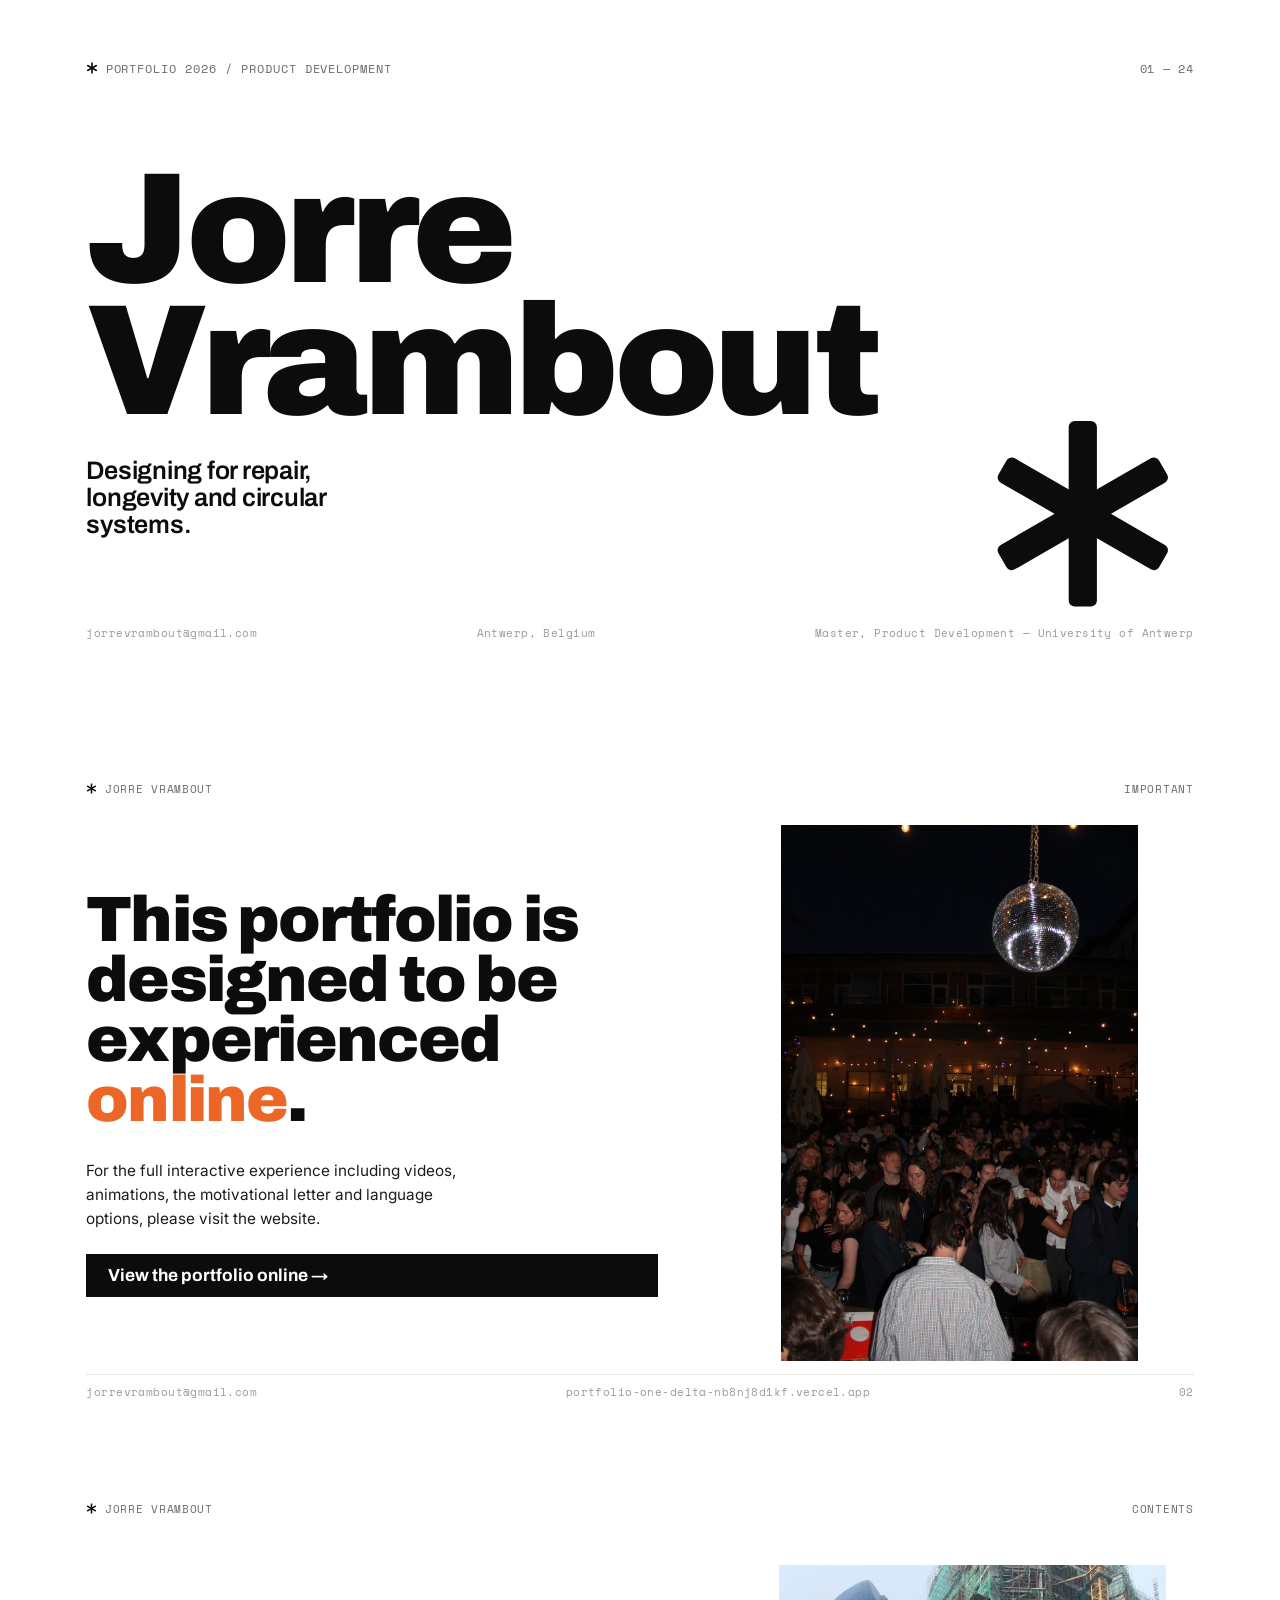
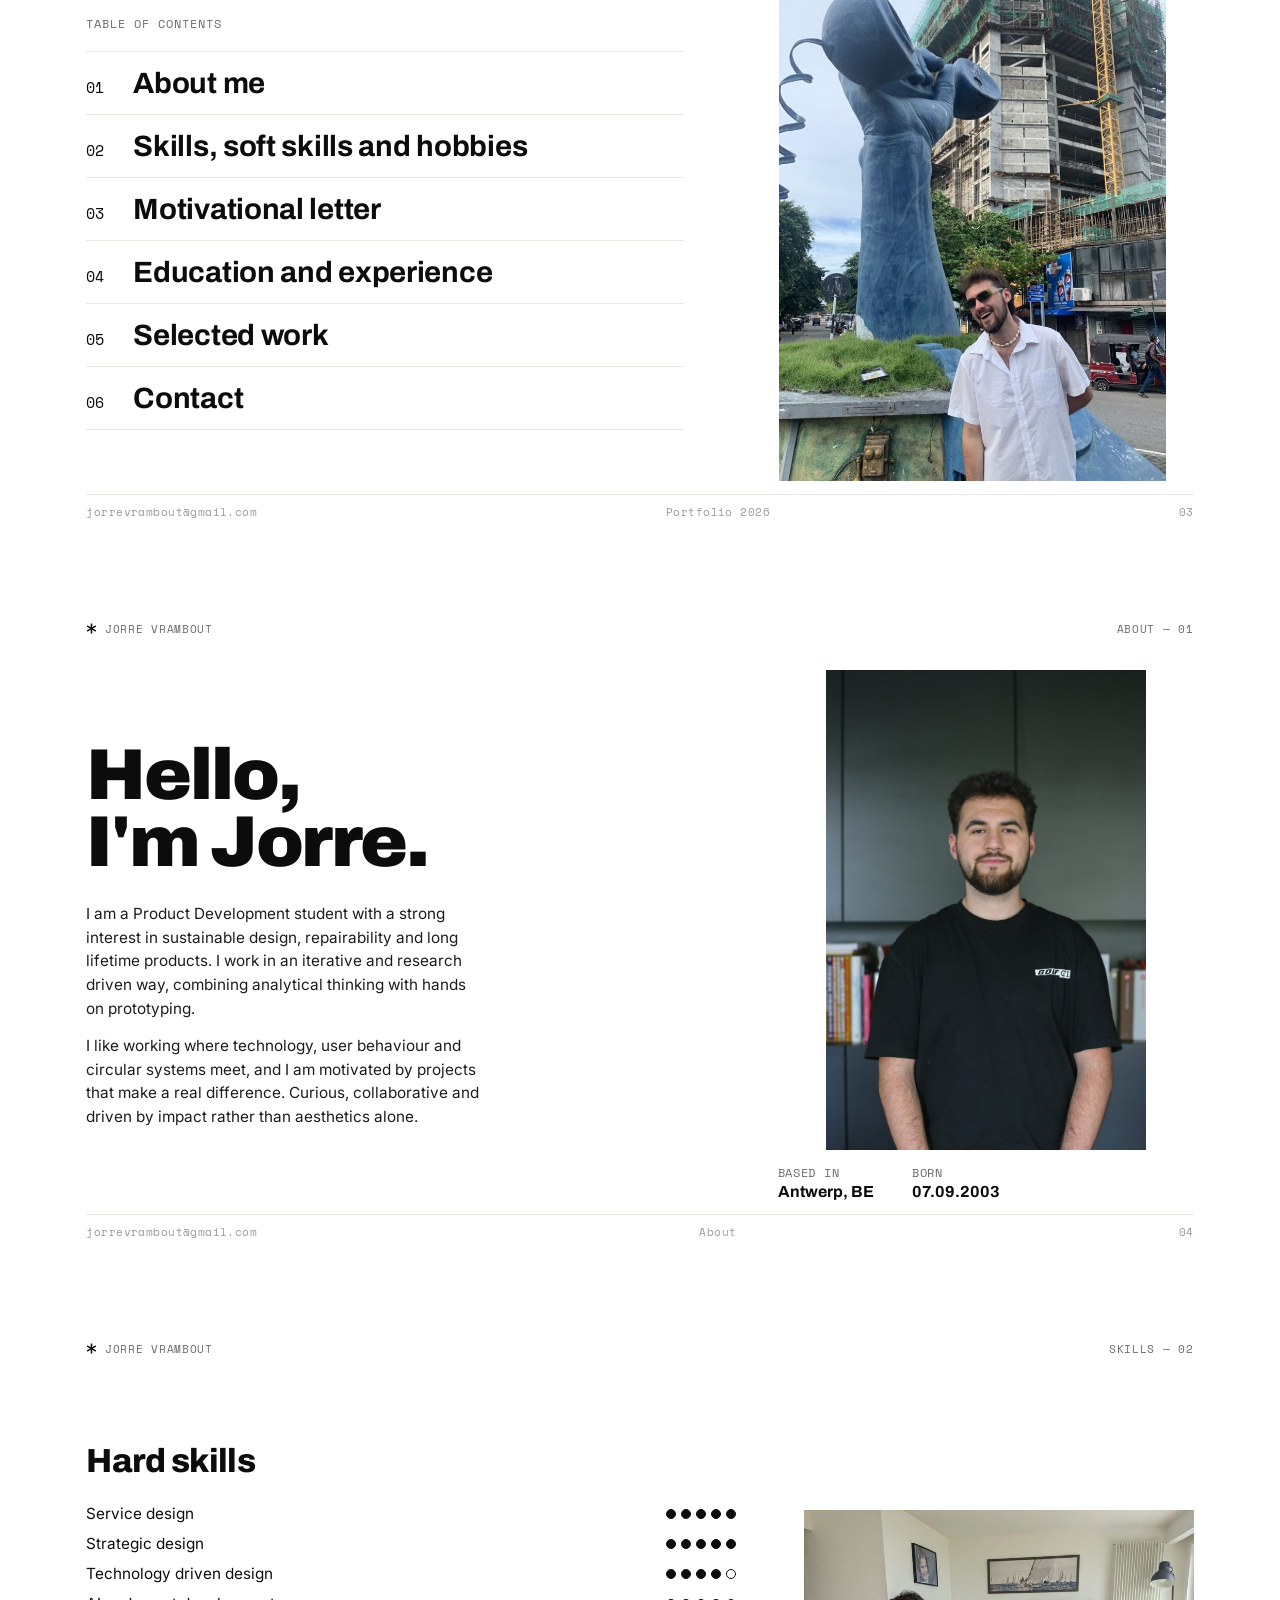
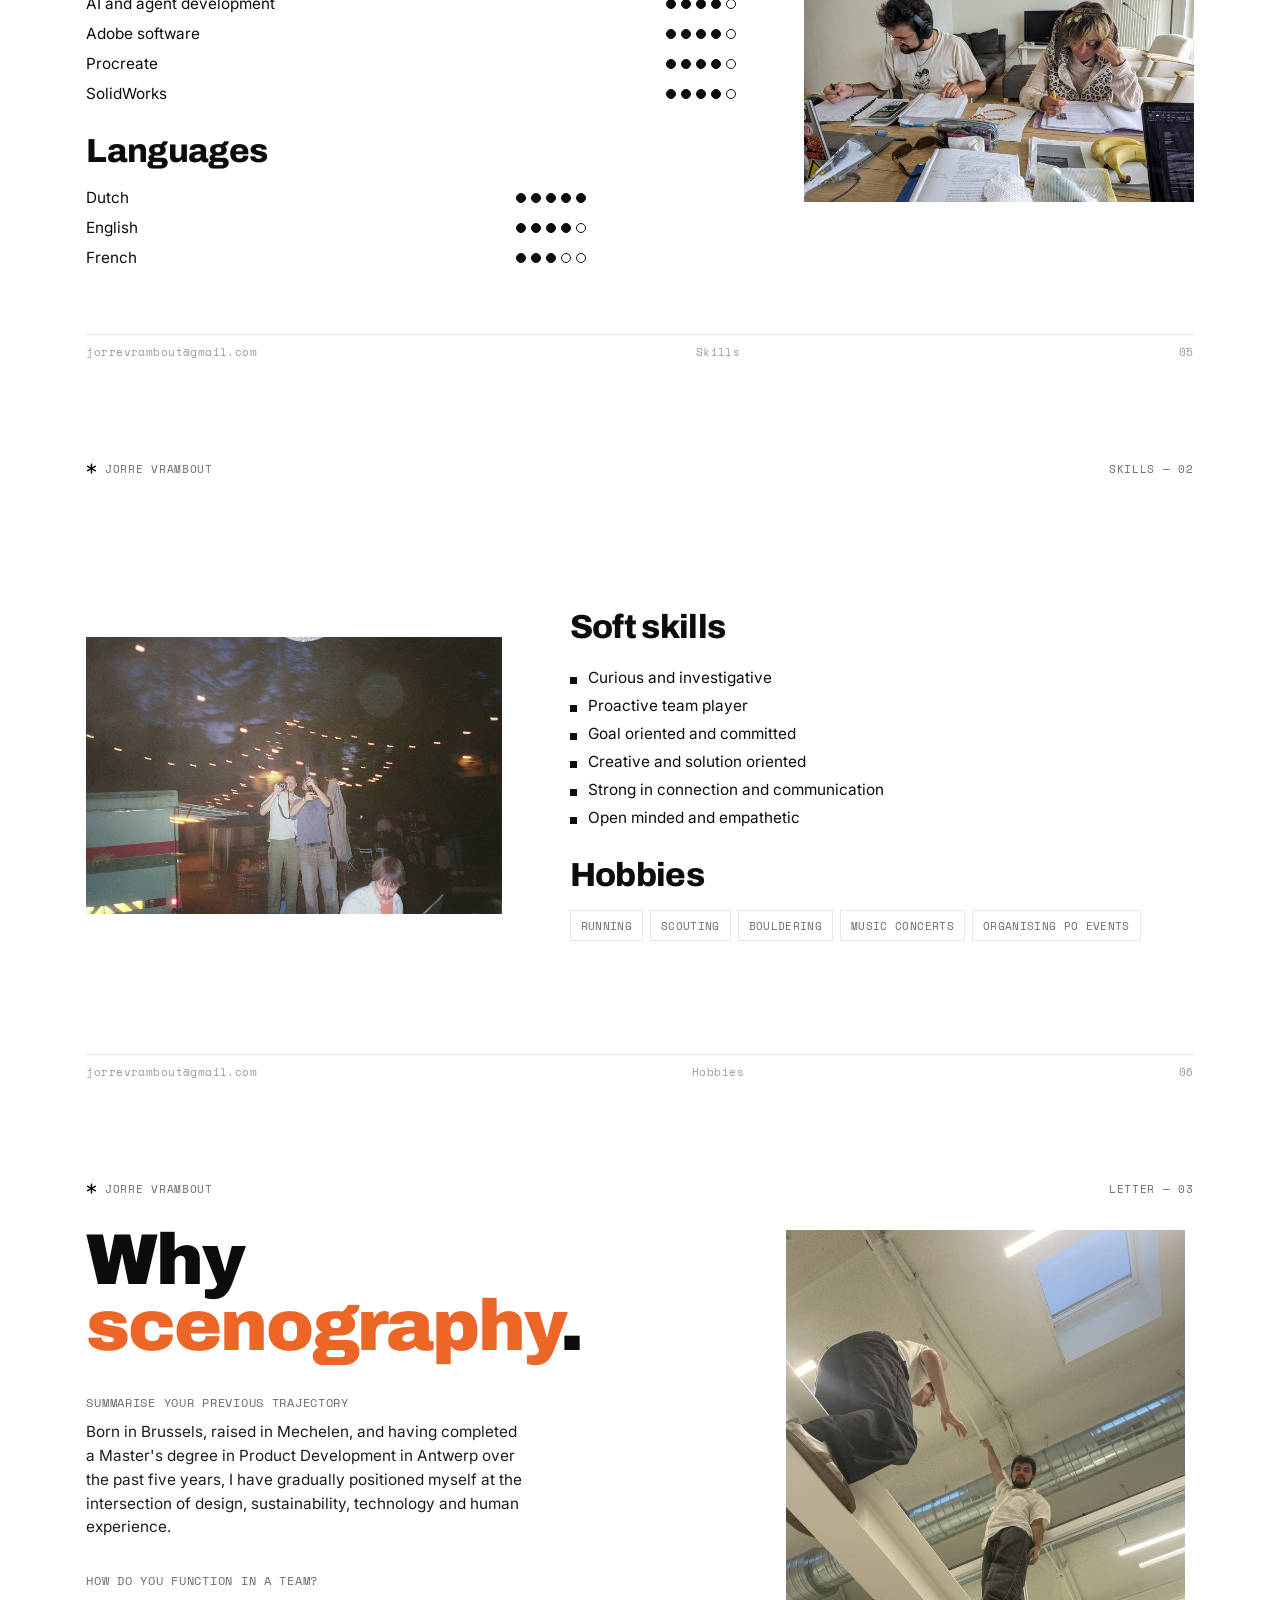
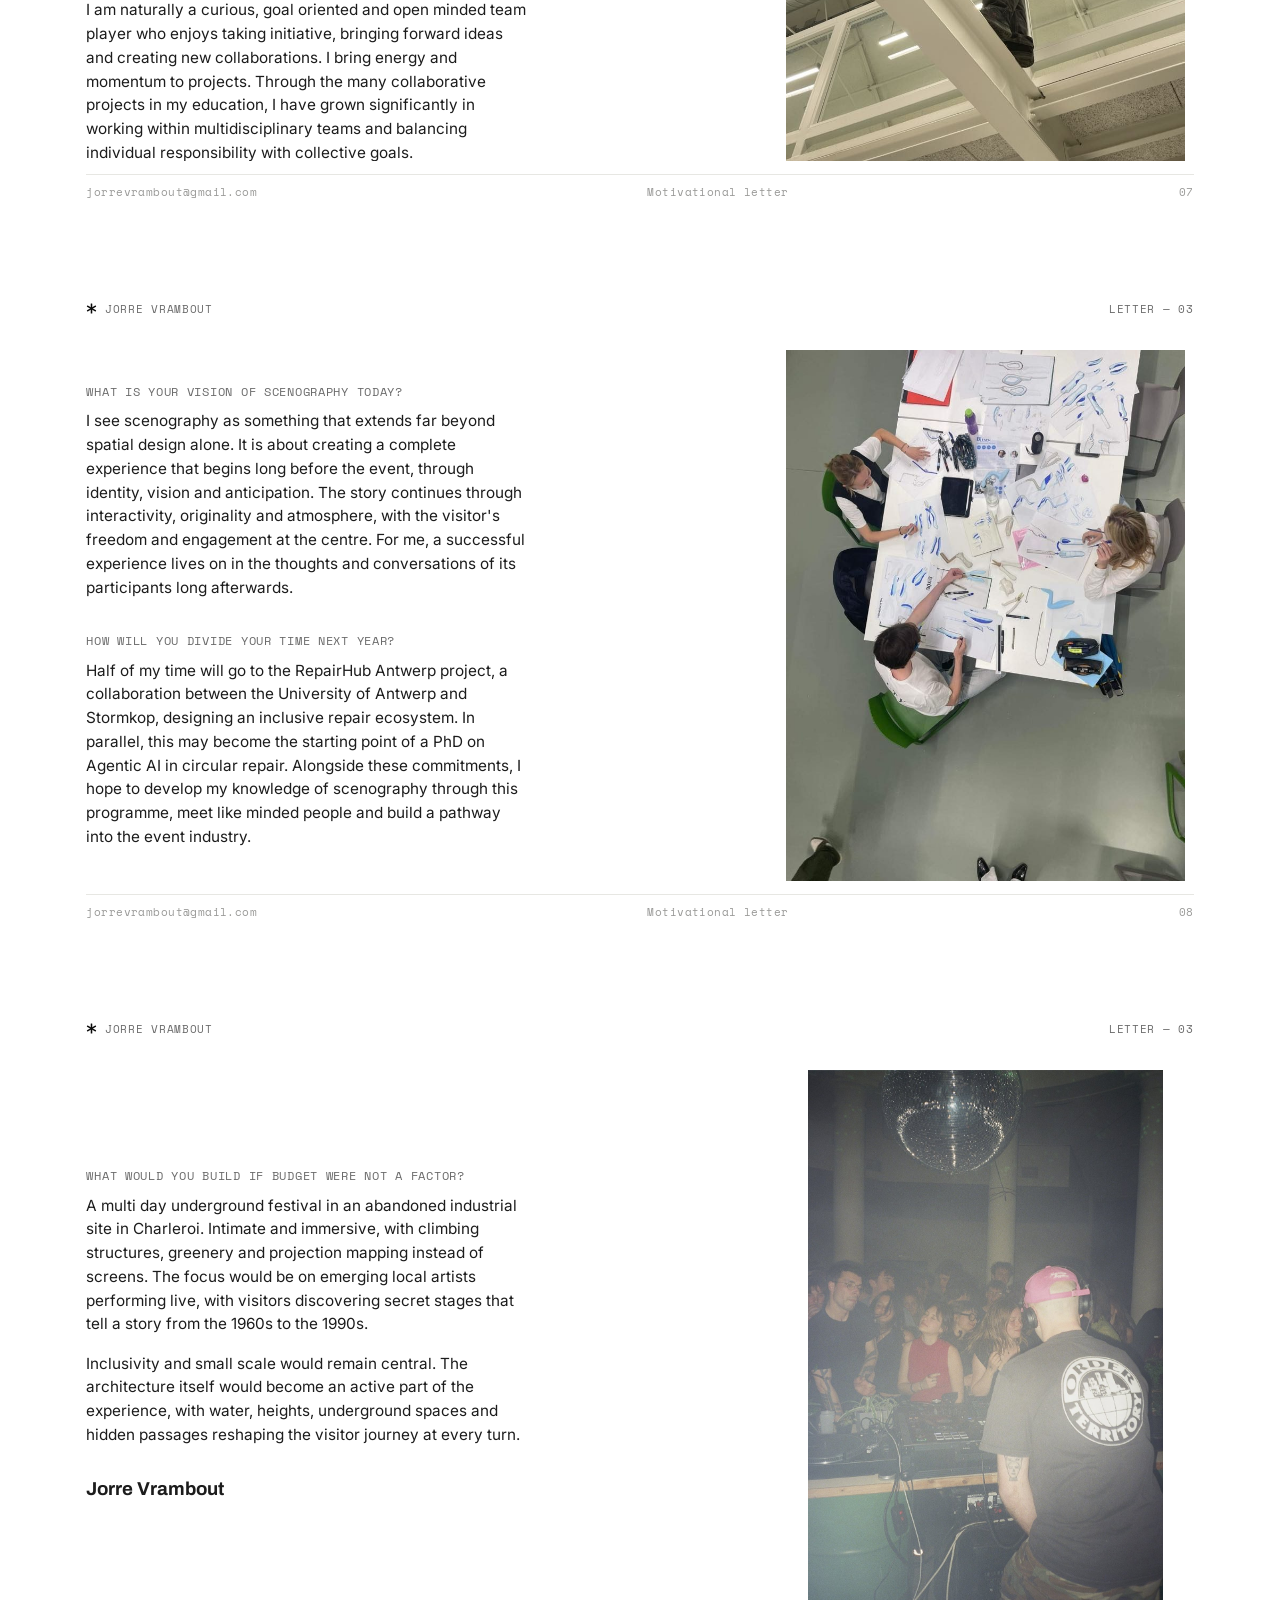
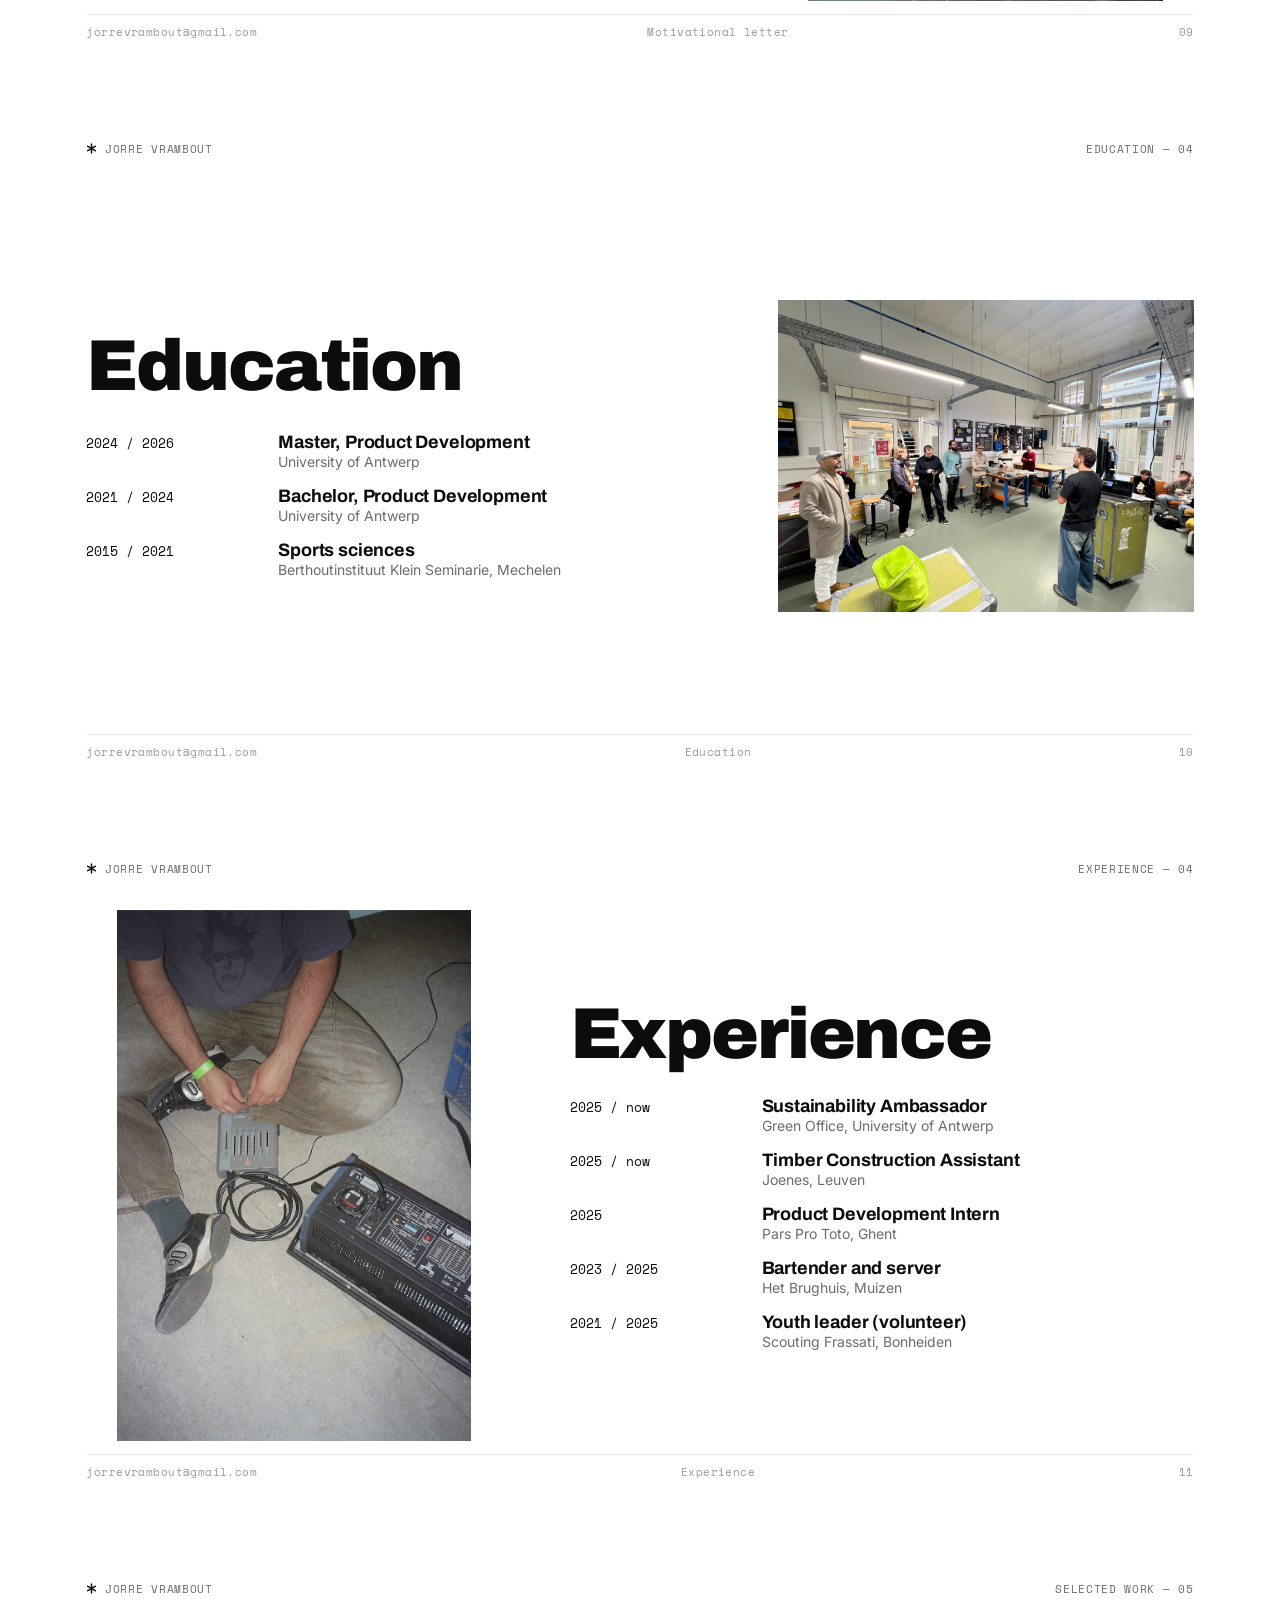
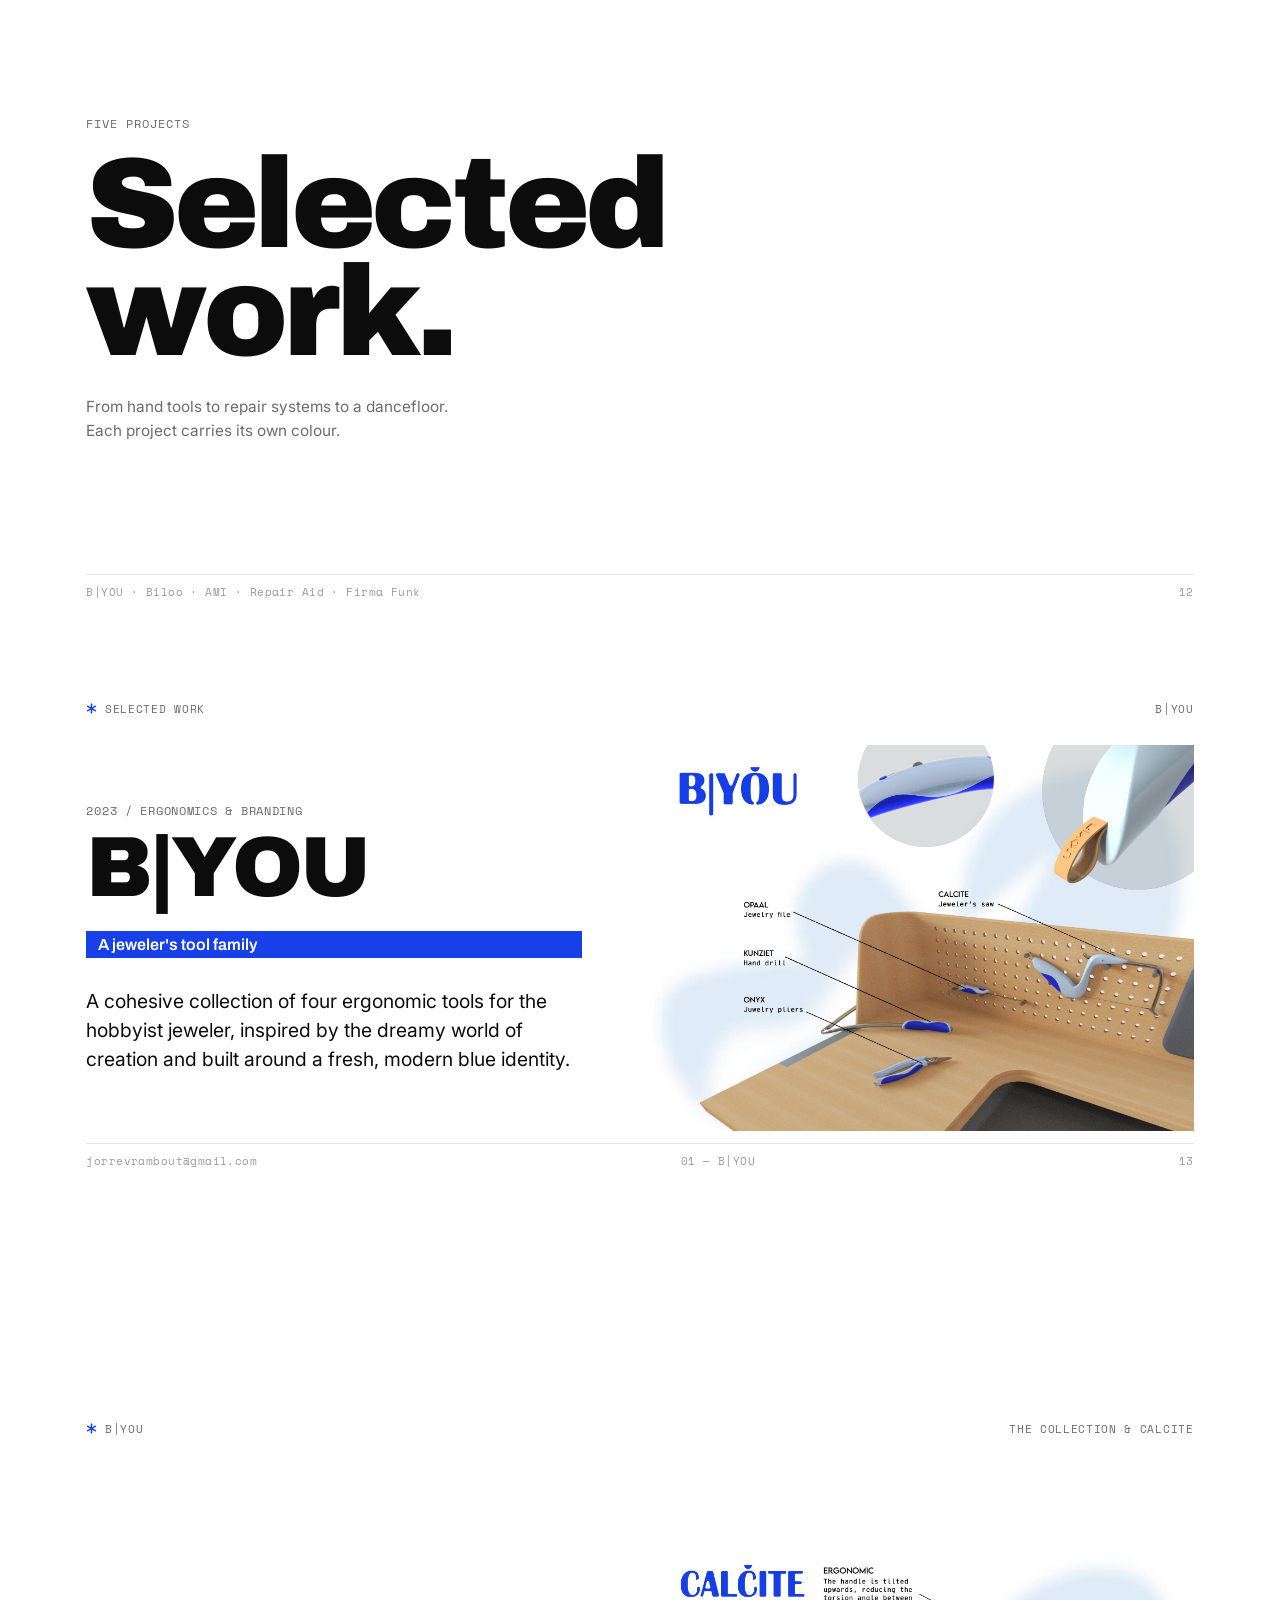
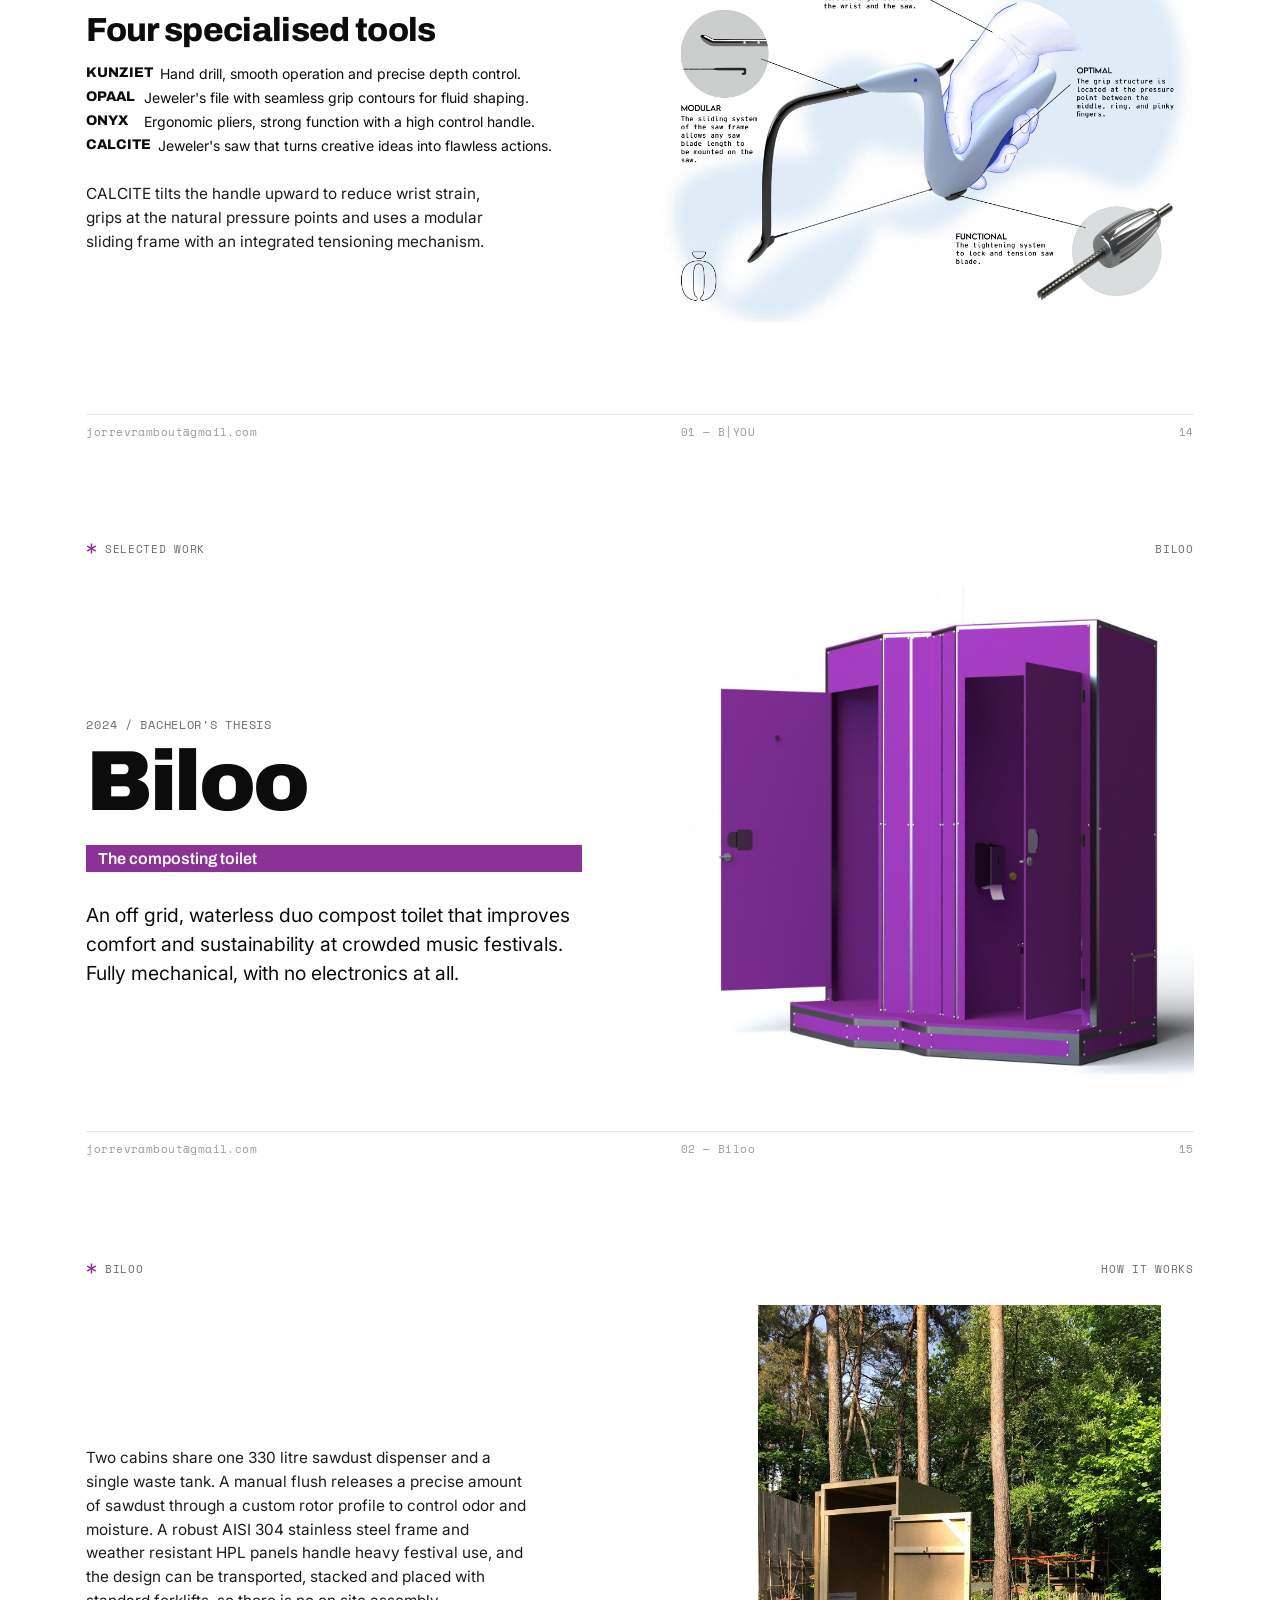
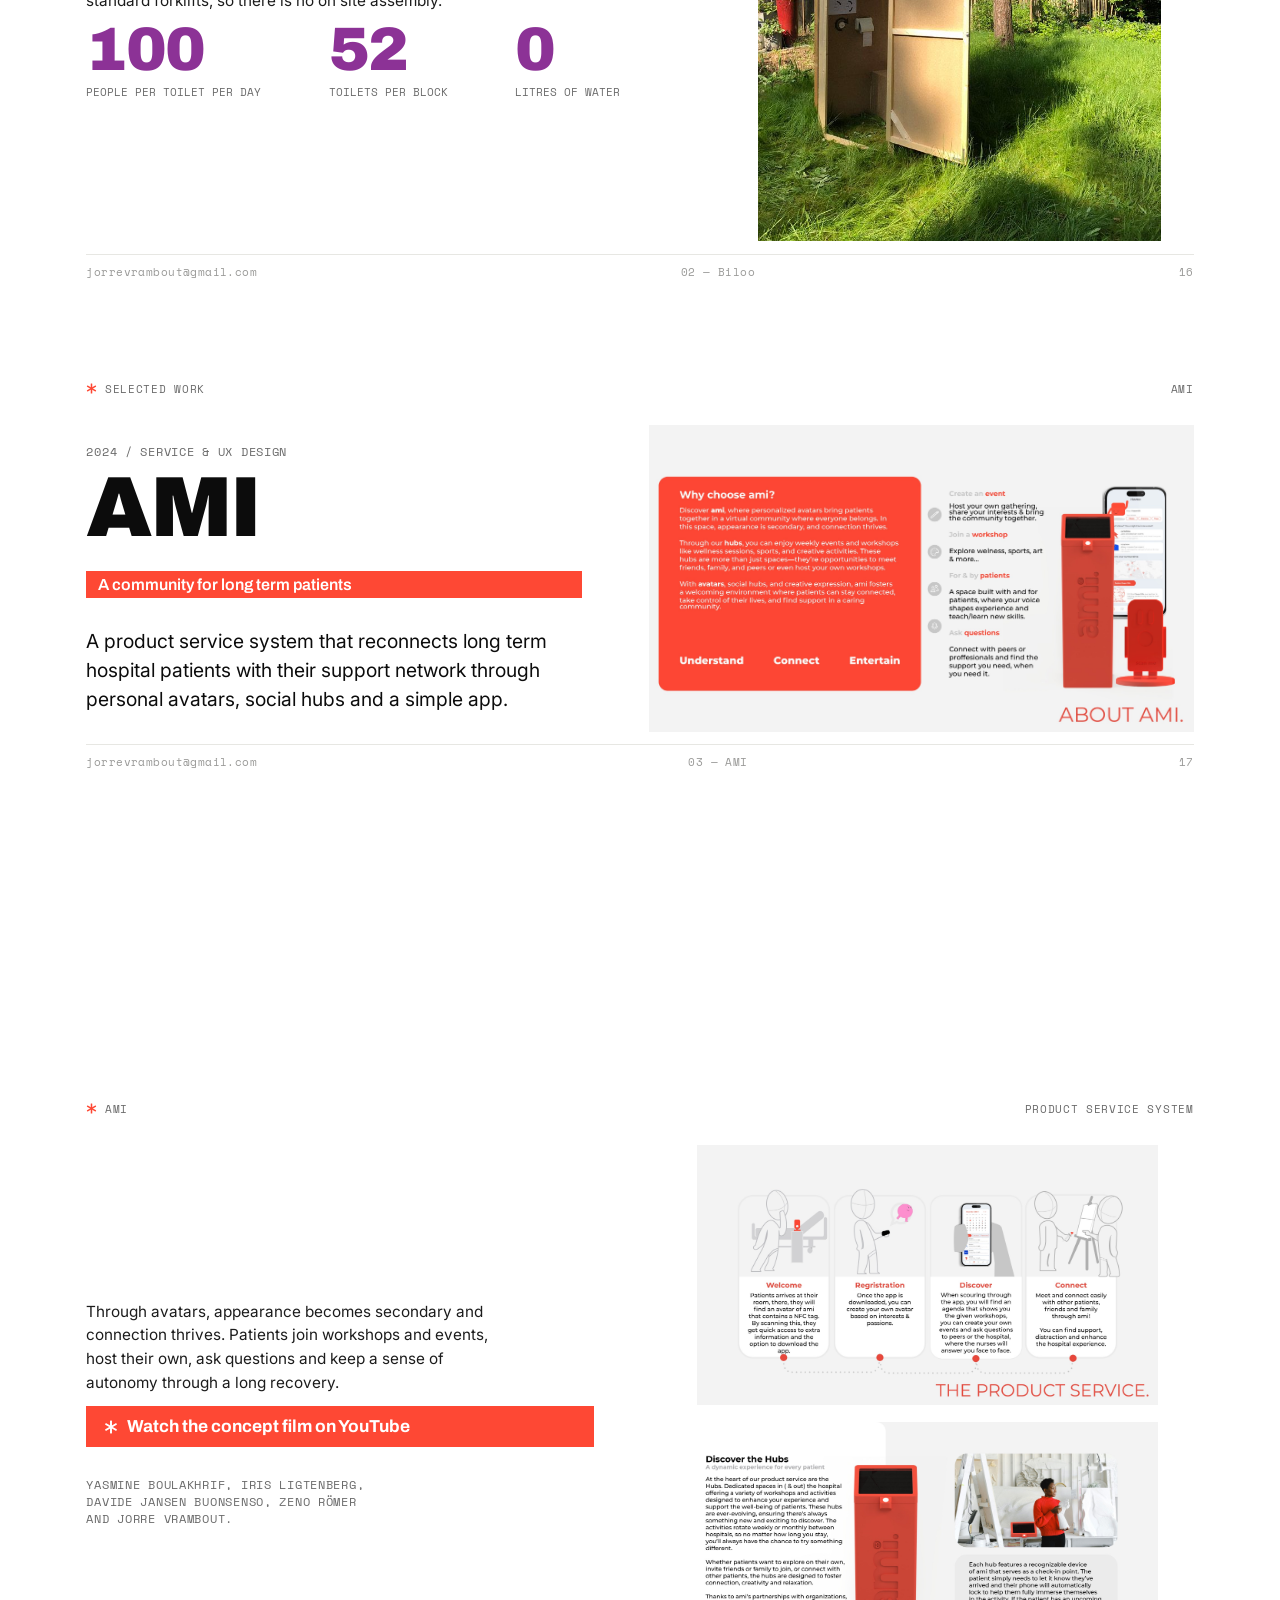
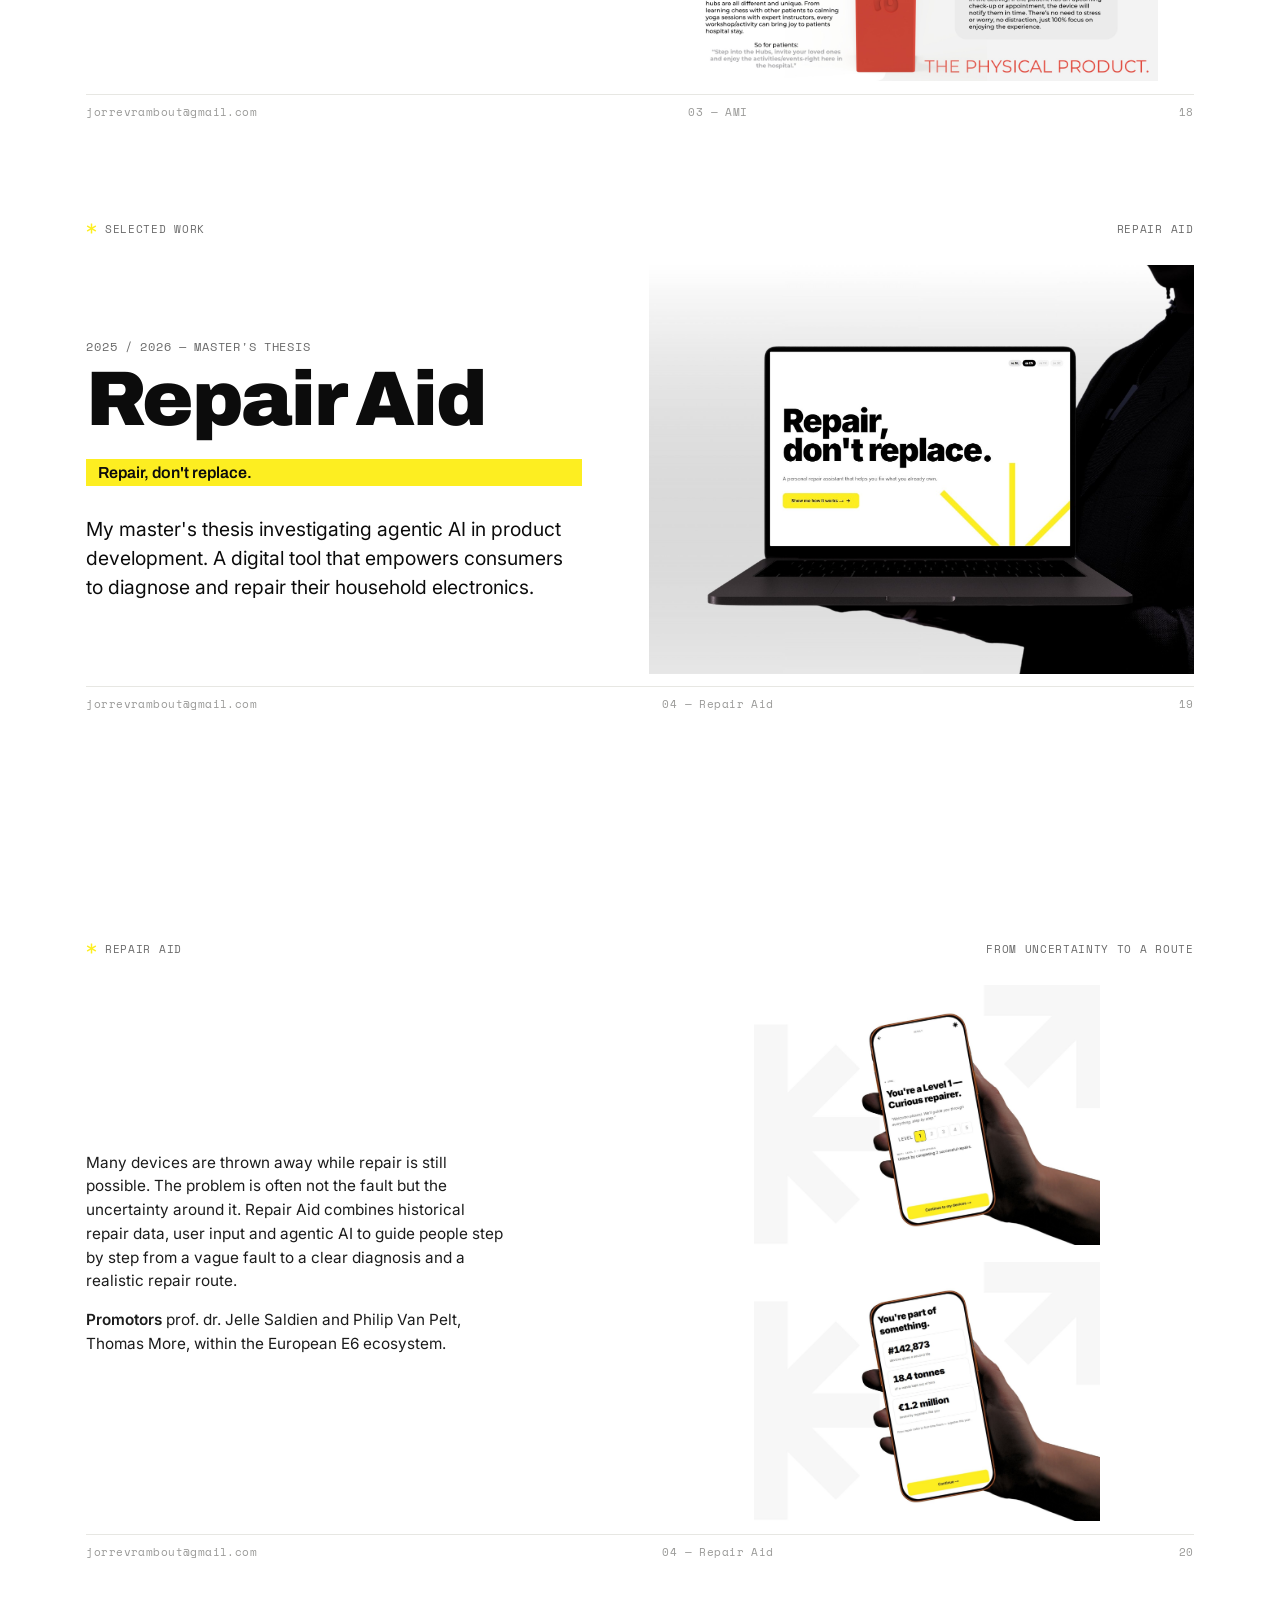
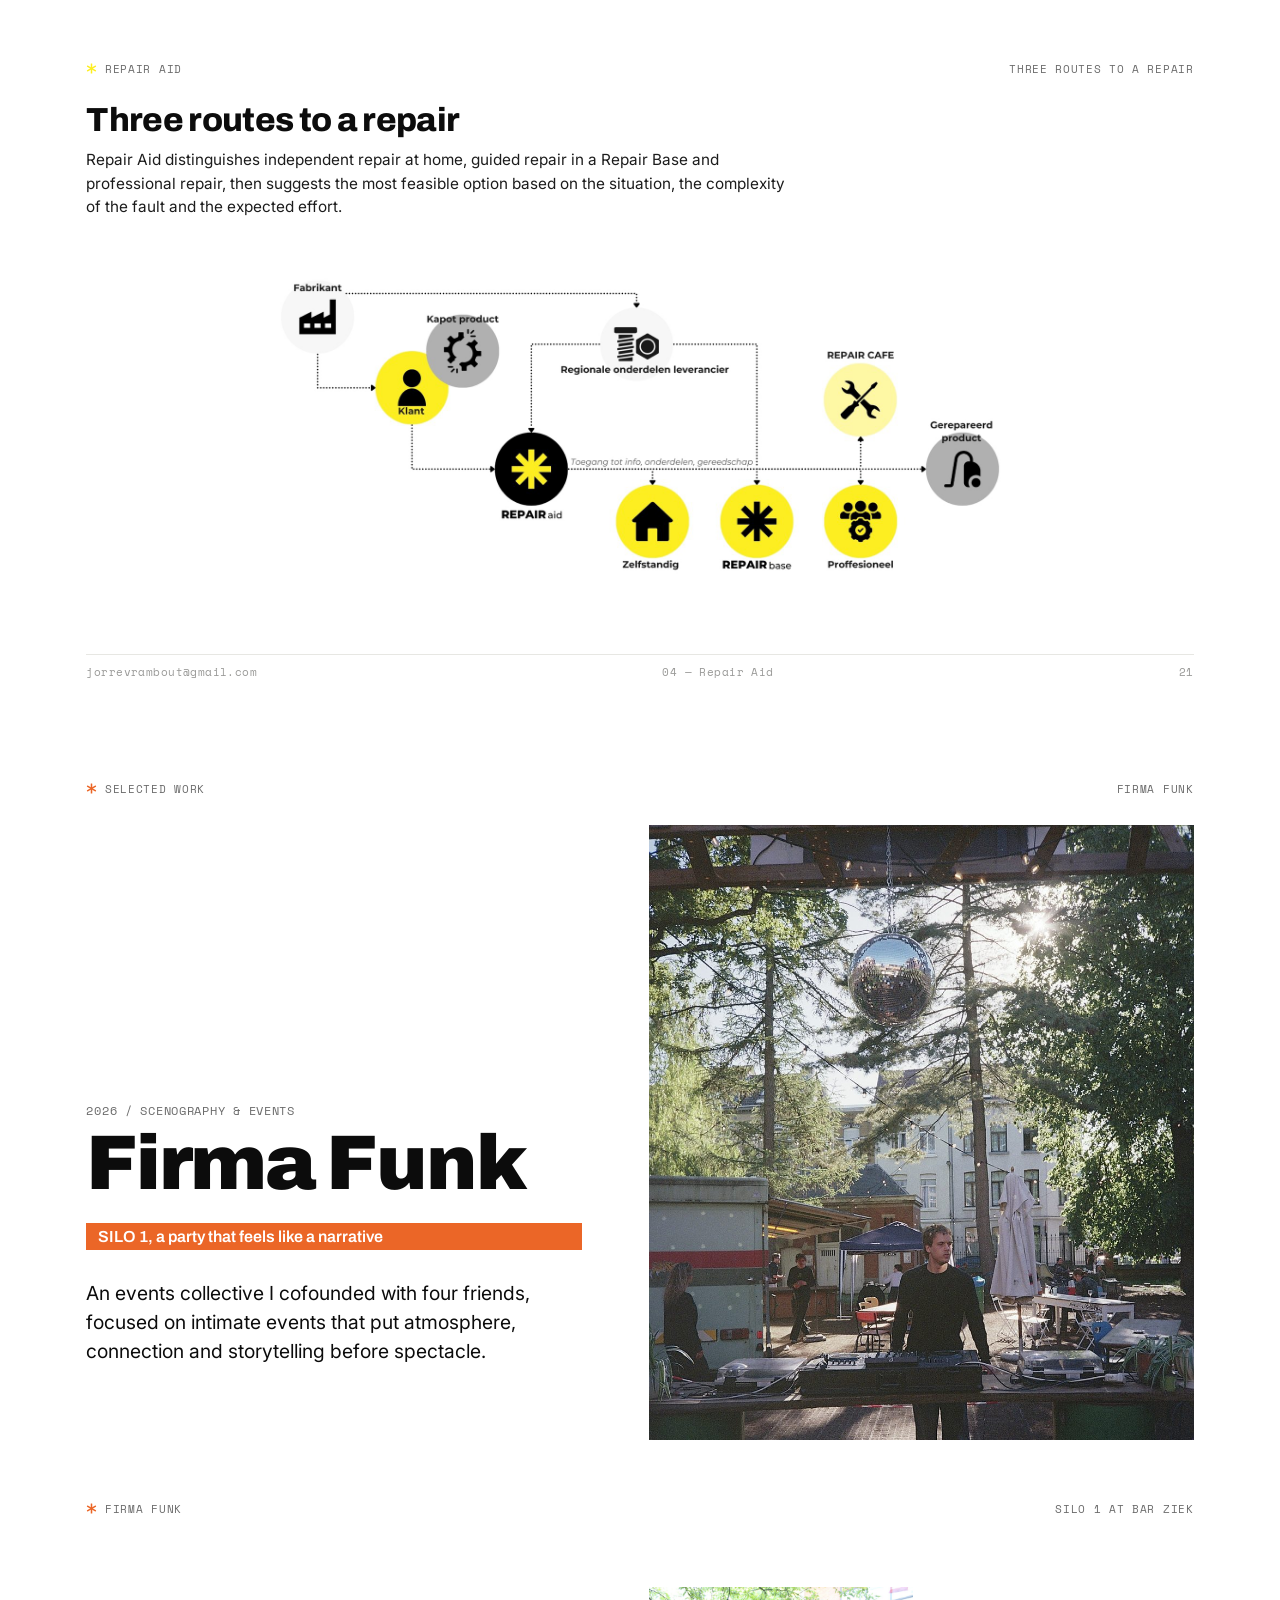
<file: portfolio-pdf.html>
<!DOCTYPE html>
<html lang="en">
<head>
<meta charset="UTF-8" />
<title>Jorre Vrambout — Portfolio 2026</title>
<link rel="preconnect" href="https://fonts.googleapis.com" />
<link rel="preconnect" href="https://fonts.gstatic.com" crossorigin />
<link href="https://fonts.googleapis.com/css2?family=Archivo:wght@500;600;700;800;900&family=Inter:wght@400;500;600&family=Space+Mono:wght@400;700&display=swap" rel="stylesheet" />
<style>
:root{
  --ink:#0c0c0c; --muted:#6b6b6b; --faint:#9a9a98; --line:#e7e7e3; --paper:#f4f4f1;
  --c1:#1740e8; --c2:#8c3296; --c3:#fe4834; --c4:#fdee21; --c5:#eb6627;
  --display:'Archivo',sans-serif; --body:'Inter',sans-serif; --mono:'Space Mono',monospace;
}
*{margin:0;padding:0;box-sizing:border-box;-webkit-print-color-adjust:exact;print-color-adjust:exact}
@page{size:13.333in 7.5in;margin:0}
html{font-family:var(--body);color:var(--ink)}
.slide{width:13.333in;height:7.5in;position:relative;overflow:hidden;background:#fff;page-break-after:always;--accent:#0c0c0c;--on-accent:#fff}
.slide:last-child{page-break-after:auto}
.pad{position:absolute;inset:0;padding:.62in .9in .82in;display:flex;flex-direction:column}
img{display:block}
em{font-style:normal;font-weight:600}
.ast{width:1em;height:1em;display:inline-block;vertical-align:-.12em}
.fill-accent{color:var(--accent)}

/* header / footer */
.hdr{display:flex;justify-content:space-between;align-items:center;font-family:var(--mono);font-size:8.5pt;letter-spacing:.06em;text-transform:uppercase;color:var(--muted)}
.hdr .ast{width:11px;height:11px;color:var(--accent)}
.ftr{position:absolute;left:.9in;right:.9in;bottom:.42in;display:flex;justify-content:space-between;align-items:center;font-family:var(--mono);font-size:8pt;letter-spacing:.04em;color:var(--faint);border-top:1px solid var(--line);padding-top:9px}
.eyebrow{font-family:var(--mono);font-size:9pt;text-transform:uppercase;letter-spacing:.08em;color:var(--muted);display:flex;align-items:center;gap:.6em}
.eyebrow .ast{width:12px;height:12px;color:var(--accent)}

/* type */
.mega{font-family:var(--display);font-weight:900;line-height:.84;letter-spacing:-.035em;font-size:118pt}
.h2{font-family:var(--display);font-weight:900;line-height:.92;letter-spacing:-.03em;font-size:54pt}
.h3{font-family:var(--display);font-weight:800;letter-spacing:-.02em;font-size:25pt;line-height:1.05}
.lead{font-size:14.5pt;line-height:1.5;max-width:42ch}
.body{font-size:11.5pt;line-height:1.55;color:#1c1c1c}
.muted{color:var(--muted)}
.kicker{font-family:var(--mono);font-size:9pt;text-transform:uppercase;letter-spacing:.06em;color:var(--muted)}

/* layout helpers */
.row{display:flex;gap:.7in;flex:1;min-height:0;overflow:hidden}
.col{display:flex;flex-direction:column}
.center{flex:1;display:flex;flex-direction:column;justify-content:center}
.spread{flex:1;display:flex;flex-direction:column;justify-content:space-between}
figure{overflow:hidden;background:#fff}
figure img{width:100%;height:100%;object-fit:contain}
.cap{font-family:var(--mono);font-size:7.5pt;color:var(--faint);margin-top:6px;text-transform:uppercase;letter-spacing:.04em}

/* cover */
.cover{background:#fff}
.cover .num-strip{position:absolute;right:.9in;top:.62in;font-family:var(--mono);font-size:9pt;color:var(--muted);letter-spacing:.06em}
.cover .ast-big{position:absolute;right:1in;bottom:1.1in;width:2.1in;height:2.1in;color:var(--ink)}
.cover__sub{font-family:var(--display);font-weight:600;font-size:19pt;letter-spacing:-.01em;margin-top:.3in;max-width:20ch}

/* contents */
.toc{list-style:none}
.toc li{display:flex;align-items:baseline;gap:.5em;border-top:1px solid var(--line);padding:15px 0;font-family:var(--display);font-weight:700;font-size:22pt;letter-spacing:-.01em}
.toc li:last-child{border-bottom:1px solid var(--line)}
.toc .n{font-family:var(--mono);font-size:11pt;color:var(--accent);font-weight:400;width:2.2em}

/* dots */
.rated{list-style:none;display:flex;flex-direction:column;gap:11px}
.rated li{display:flex;align-items:center;justify-content:space-between;gap:1.4in;font-size:11.5pt}
.dots{display:inline-flex;gap:5px;flex:none}
.dots i{width:10px;height:10px;border-radius:50%;border:1.4px solid var(--ink);display:block}
.dots i.on{background:var(--ink)}

/* lists */
.bullets{list-style:none;display:flex;flex-direction:column;gap:9px}
.bullets li{position:relative;padding-left:18px;font-size:11.5pt}
.bullets li::before{content:"";position:absolute;left:0;top:.55em;width:7px;height:7px;background:var(--accent)}
.tags{list-style:none;display:flex;flex-wrap:wrap;gap:7px}
.tags li{font-family:var(--mono);font-size:8.5pt;text-transform:uppercase;letter-spacing:.03em;border:1px solid var(--line);padding:6px 10px;color:var(--muted)}
.timeline{list-style:none;display:flex;flex-direction:column;gap:16px}
.timeline li{display:grid;grid-template-columns:1.7in 1fr;gap:.3in;align-items:baseline}
.timeline .yr{font-family:var(--mono);font-size:9.5pt;color:var(--accent)}
.timeline b{font-family:var(--display);font-weight:700;font-size:13.5pt;letter-spacing:-.01em}
.timeline i{font-style:normal;color:var(--muted);font-size:10.5pt;display:block;margin-top:1px}

/* project chrome */
.ptitle{position:relative}
.ptitle .pnum{display:none}
.ptag{display:inline-block;background:var(--accent);color:var(--on-accent);font-family:var(--display);font-weight:600;font-size:12pt;padding:5px 12px;margin-top:14px}
.stat-row{display:flex;gap:.7in;margin-top:.1in}
.stat b{font-family:var(--display);font-weight:900;font-size:46pt;letter-spacing:-.03em;line-height:.9;display:block;color:var(--accent)}
.stat span{font-family:var(--mono);font-size:8.5pt;text-transform:uppercase;color:var(--muted);margin-top:6px;display:block}
.vidlink{display:inline-flex;align-items:center;gap:.5em;background:var(--accent);color:var(--on-accent);font-family:var(--display);font-weight:700;font-size:13pt;padding:11px 18px;text-decoration:none;margin-top:.12in}
.tool{display:flex;gap:.5em;font-size:10.5pt;margin-bottom:7px}
.tool b{font-family:var(--display);font-weight:800;min-width:3.6em}
</style>
</head>
<body>

<!-- SVG sprite -->
<svg width="0" height="0" style="position:absolute"><symbol id="ast" viewBox="0 0 100 100"><g fill="currentColor"><rect x="43" y="4" width="14" height="92" rx="3"/><rect x="43" y="4" width="14" height="92" rx="3" transform="rotate(60 50 50)"/><rect x="43" y="4" width="14" height="92" rx="3" transform="rotate(120 50 50)"/></g></symbol></svg>

<!-- 1 — COVER -->
<section class="slide cover">
  <div class="num-strip">01 — 24</div>
  <svg class="ast-big"><use href="#ast"/></svg>
  <div class="pad">
    <p class="eyebrow"><svg class="ast"><use href="#ast"/></svg> Portfolio 2026 / Product Development</p>
    <div class="center">
      <h1 class="mega">Jorre<br>Vrambout</h1>
      <p class="cover__sub">Designing for repair, longevity and circular systems.</p>
    </div>
    <div class="ftr" style="position:static;border:0;padding:0;margin-top:auto"><span>jorrevrambout@gmail.com</span><span>Antwerp, Belgium</span><span>Master, Product Development — University of Antwerp</span></div>
  </div>
</section>

<!-- 2 — VIEW ONLINE -->
<section class="slide">
  <div class="pad">
    <div class="hdr"><span><svg class="ast"><use href="#ast"/></svg> Jorre Vrambout</span><span>Important</span></div>
    <div class="row" style="margin-top:.3in">
      <div class="col" style="flex:1.1;justify-content:center">
        <h2 class="h2" style="font-size:48pt;line-height:.94">This portfolio is<br>designed to be<br>experienced <span class="fill-accent" style="--accent:var(--c5)">online</span>.</h2>
        <p class="body" style="margin-top:.3in;max-width:40ch">For the full interactive experience including videos, animations, the motivational letter and language options, please visit the website.</p>
        <a class="vidlink" href="https://portfolio-one-delta-nb8nj8d1kf.vercel.app/" style="margin-top:.24in;background:var(--ink);color:#fff;font-size:13pt;padding:12px 22px">View the portfolio online →</a>
      </div>
      <figure class="col" style="flex:.9"><img src="assets/img/ff_cover.jpg" alt="SILO 1, Firma Funk event" /></figure>
    </div>
    <div class="ftr"><span>jorrevrambout@gmail.com</span><span>portfolio-one-delta-nb8nj8d1kf.vercel.app</span><span>02</span></div>
  </div>
</section>

<!-- 3 — CONTENTS -->
<section class="slide">
  <div class="pad">
    <div class="hdr"><span><svg class="ast"><use href="#ast"/></svg> Jorre Vrambout</span><span>Contents</span></div>
    <div class="row" style="margin-top:.5in">
      <div class="col" style="flex:1.15;justify-content:center">
        <p class="eyebrow" style="margin-bottom:.2in">Table of contents</p>
        <ul class="toc">
          <li><span class="n">01</span> About me</li>
          <li><span class="n">02</span> Skills, soft skills and hobbies</li>
          <li><span class="n">03</span> Motivational letter</li>
          <li><span class="n">04</span> Education and experience</li>
          <li><span class="n">05</span> Selected work</li>
          <li><span class="n">06</span> Contact</li>
        </ul>
      </div>
      <figure class="col" style="flex:.85"><img src="assets/img/jorre_01.jpg" alt="Jorre" /></figure>
    </div>
    <div class="ftr"><span>jorrevrambout@gmail.com</span><span>Portfolio 2026</span><span>03</span></div>
  </div>
</section>

<!-- 3 — ABOUT -->
<section class="slide">
  <div class="pad">
    <div class="hdr"><span><svg class="ast"><use href="#ast"/></svg> Jorre Vrambout</span><span>About — 01</span></div>
    <div class="row" style="margin-top:.35in">
      <div class="col" style="flex:1.2;justify-content:center">
        <h2 class="h2">Hello,<br>I'm Jorre.</h2>
        <p class="body" style="margin-top:.28in;max-width:40ch">I am a Product Development student with a strong interest in sustainable design, repairability and long lifetime products. I work in an iterative and research driven way, combining analytical thinking with hands on prototyping.</p>
        <p class="body" style="margin-top:.14in;max-width:40ch">I like working where technology, user behaviour and circular systems meet, and I am motivated by projects that make a real difference. Curious, collaborative and driven by impact rather than aesthetics alone.</p>
      </div>
      <div class="col" style="flex:.8">
        <figure style="flex:1"><img src="assets/img/jorre_14.jpg" alt="Portrait of Jorre Vrambout" /></figure>
        <div style="display:flex;gap:.4in;margin-top:14px">
          <div><div class="kicker">Based in</div><b style="font-family:var(--display)">Antwerp, BE</b></div>
          <div><div class="kicker">Born</div><b style="font-family:var(--display)">07.09.2003</b></div>
        </div>
      </div>
    </div>
    <div class="ftr"><span>jorrevrambout@gmail.com</span><span>About</span><span>04</span></div>
  </div>
</section>

<!-- 4 — HARD SKILLS + LANGUAGES -->
<section class="slide">
  <div class="pad">
    <div class="hdr"><span><svg class="ast"><use href="#ast"/></svg> Jorre Vrambout</span><span>Skills — 02</span></div>
    <div class="row" style="margin-top:.35in">
      <div class="col" style="flex:1.25;justify-content:center">
        <h3 class="h3" style="margin-bottom:.26in">Hard skills</h3>
        <ul class="rated">
          <li><span>Service design</span><span class="dots"><i class="on"></i><i class="on"></i><i class="on"></i><i class="on"></i><i class="on"></i></span></li>
          <li><span>Strategic design</span><span class="dots"><i class="on"></i><i class="on"></i><i class="on"></i><i class="on"></i><i class="on"></i></span></li>
          <li><span>Technology driven design</span><span class="dots"><i class="on"></i><i class="on"></i><i class="on"></i><i class="on"></i><i></i></span></li>
          <li><span>AI and agent development</span><span class="dots"><i class="on"></i><i class="on"></i><i class="on"></i><i class="on"></i><i></i></span></li>
          <li><span>Adobe software</span><span class="dots"><i class="on"></i><i class="on"></i><i class="on"></i><i class="on"></i><i></i></span></li>
          <li><span>Procreate</span><span class="dots"><i class="on"></i><i class="on"></i><i class="on"></i><i class="on"></i><i></i></span></li>
          <li><span>SolidWorks</span><span class="dots"><i class="on"></i><i class="on"></i><i class="on"></i><i class="on"></i><i></i></span></li>
        </ul>
        <h3 class="h3" style="margin:.32in 0 .2in">Languages</h3>
        <ul class="rated" style="max-width:5.2in">
          <li><span>Dutch</span><span class="dots"><i class="on"></i><i class="on"></i><i class="on"></i><i class="on"></i><i class="on"></i></span></li>
          <li><span>English</span><span class="dots"><i class="on"></i><i class="on"></i><i class="on"></i><i class="on"></i><i></i></span></li>
          <li><span>French</span><span class="dots"><i class="on"></i><i class="on"></i><i class="on"></i><i></i><i></i></span></li>
        </ul>
      </div>
      <figure class="col" style="flex:.75"><img src="assets/img/jorre_02.jpg" alt="Jorre at work in the studio" /></figure>
    </div>
    <div class="ftr"><span>jorrevrambout@gmail.com</span><span>Skills</span><span>05</span></div>
  </div>
</section>

<!-- 5 — SOFT SKILLS + HOBBIES -->
<section class="slide">
  <div class="pad">
    <div class="hdr"><span><svg class="ast"><use href="#ast"/></svg> Jorre Vrambout</span><span>Skills — 02</span></div>
    <div class="row" style="margin-top:.35in">
      <figure class="col" style="flex:.8"><img src="assets/img/jorre_19.jpg" alt="At a concert" /></figure>
      <div class="col" style="flex:1.2;justify-content:center">
        <h3 class="h3" style="margin-bottom:.24in">Soft skills</h3>
        <ul class="bullets">
          <li>Curious and investigative</li>
          <li>Proactive team player</li>
          <li>Goal oriented and committed</li>
          <li>Creative and solution oriented</li>
          <li>Strong in connection and communication</li>
          <li>Open minded and empathetic</li>
        </ul>
        <h3 class="h3" style="margin:.32in 0 .18in">Hobbies</h3>
        <ul class="tags"><li>Running</li><li>Scouting</li><li>Bouldering</li><li>Music concerts</li><li>Organising PO events</li></ul>
      </div>
    </div>
    <div class="ftr"><span>jorrevrambout@gmail.com</span><span>Hobbies</span><span>06</span></div>
  </div>
</section>

<!-- 7 — MOTIVATIONAL LETTER (1/3): trajectory + team -->
<section class="slide">
  <div class="pad">
    <div class="hdr"><span><svg class="ast"><use href="#ast"/></svg> Jorre Vrambout</span><span>Letter — 03</span></div>
    <div class="row" style="margin-top:.35in">
      <div class="col" style="flex:1.2;justify-content:center">
        <h2 class="h2">Why <span class="fill-accent" style="--accent:var(--c5)">scenography</span>.</h2>
        <p class="kicker" style="margin-top:.36in">Summarise your previous trajectory</p>
        <p class="body" style="margin-top:.1in;max-width:44ch">Born in Brussels, raised in Mechelen, and having completed a Master's degree in Product Development in Antwerp over the past five years, I have gradually positioned myself at the intersection of design, sustainability, technology and human experience.</p>
        <p class="kicker" style="margin-top:.34in">How do you function in a team?</p>
        <p class="body" style="margin-top:.1in;max-width:44ch">I am naturally a curious, goal oriented and open minded team player who enjoys taking initiative, bringing forward ideas and creating new collaborations. I bring energy and momentum to projects. Through the many collaborative projects in my education, I have grown significantly in working within multidisciplinary teams and balancing individual responsibility with collective goals.</p>
      </div>
      <figure class="col" style="flex:.8"><img src="assets/img/jorre_03.jpg" alt="Jorre in the studio" /></figure>
    </div>
    <div class="ftr"><span>jorrevrambout@gmail.com</span><span>Motivational letter</span><span>07</span></div>
  </div>
</section>

<!-- 8 — MOTIVATIONAL LETTER (2/3): scenography vision + time -->
<section class="slide">
  <div class="pad">
    <div class="hdr"><span><svg class="ast"><use href="#ast"/></svg> Jorre Vrambout</span><span>Letter — 03</span></div>
    <div class="row" style="margin-top:.35in">
      <div class="col" style="flex:1.2;justify-content:center">
        <p class="kicker">What is your vision of scenography today?</p>
        <p class="body" style="margin-top:.1in;max-width:44ch">I see scenography as something that extends far beyond spatial design alone. It is about creating a complete experience that begins long before the event, through identity, vision and anticipation. The story continues through interactivity, originality and atmosphere, with the visitor's freedom and engagement at the centre. For me, a successful experience lives on in the thoughts and conversations of its participants long afterwards.</p>
        <p class="kicker" style="margin-top:.34in">How will you divide your time next year?</p>
        <p class="body" style="margin-top:.1in;max-width:44ch">Half of my time will go to the RepairHub Antwerp project, a collaboration between the University of Antwerp and Stormkop, designing an inclusive repair ecosystem. In parallel, this may become the starting point of a PhD on Agentic AI in circular repair. Alongside these commitments, I hope to develop my knowledge of scenography through this programme, meet like minded people and build a pathway into the event industry.</p>
      </div>
      <figure class="col" style="flex:.8"><img src="assets/img/jorre_07.jpg" alt="A brainstorm session" /></figure>
    </div>
    <div class="ftr"><span>jorrevrambout@gmail.com</span><span>Motivational letter</span><span>08</span></div>
  </div>
</section>

<!-- 9 — MOTIVATIONAL LETTER (3/3): dream build -->
<section class="slide">
  <div class="pad">
    <div class="hdr"><span><svg class="ast"><use href="#ast"/></svg> Jorre Vrambout</span><span>Letter — 03</span></div>
    <div class="row" style="margin-top:.35in">
      <div class="col" style="flex:1.2;justify-content:center">
        <p class="kicker">What would you build if budget were not a factor?</p>
        <p class="body" style="margin-top:.1in;max-width:44ch">A multi day underground festival in an abandoned industrial site in Charleroi. Intimate and immersive, with climbing structures, greenery and projection mapping instead of screens. The focus would be on emerging local artists performing live, with visitors discovering secret stages that tell a story from the 1960s to the 1990s.</p>
        <p class="body" style="margin-top:.16in;max-width:44ch">Inclusivity and small scale would remain central. The architecture itself would become an active part of the experience, with water, heights, underground spaces and hidden passages reshaping the visitor journey at every turn.</p>
        <p class="body" style="margin-top:.3in;font-family:var(--display);font-weight:700;font-size:14pt">Jorre Vrambout</p>
      </div>
      <figure class="col" style="flex:.8"><img src="assets/img/ff_letter3.jpg" alt="A DJ set at SILO 1" /></figure>
    </div>
    <div class="ftr"><span>jorrevrambout@gmail.com</span><span>Motivational letter</span><span>09</span></div>
  </div>
</section>

<!-- 10 — EDUCATION -->
<section class="slide">
  <div class="pad">
    <div class="hdr"><span><svg class="ast"><use href="#ast"/></svg> Jorre Vrambout</span><span>Education — 04</span></div>
    <div class="row" style="margin-top:.35in">
      <div class="col" style="flex:1.2;justify-content:center">
        <h2 class="h2" style="margin-bottom:.34in">Education</h2>
        <ul class="timeline">
          <li><span class="yr">2024 / 2026</span><span><b>Master, Product Development</b><i>University of Antwerp</i></span></li>
          <li><span class="yr">2021 / 2024</span><span><b>Bachelor, Product Development</b><i>University of Antwerp</i></span></li>
          <li><span class="yr">2015 / 2021</span><span><b>Sports sciences</b><i>Berthoutinstituut Klein Seminarie, Mechelen</i></span></li>
        </ul>
      </div>
      <figure class="col" style="flex:.8"><img src="assets/img/jorre_17.jpg" alt="The product development workshop" /></figure>
    </div>
    <div class="ftr"><span>jorrevrambout@gmail.com</span><span>Education</span><span>10</span></div>
  </div>
</section>

<!-- 11 — EXPERIENCE -->
<section class="slide">
  <div class="pad">
    <div class="hdr"><span><svg class="ast"><use href="#ast"/></svg> Jorre Vrambout</span><span>Experience — 04</span></div>
    <div class="row" style="margin-top:.35in">
      <figure class="col" style="flex:.8"><img src="assets/img/jorre_09.jpg" alt="Jorre at work" /></figure>
      <div class="col" style="flex:1.2;justify-content:center">
        <h2 class="h2" style="margin-bottom:.3in">Experience</h2>
        <ul class="timeline">
          <li><span class="yr">2025 / now</span><span><b>Sustainability Ambassador</b><i>Green Office, University of Antwerp</i></span></li>
          <li><span class="yr">2025 / now</span><span><b>Timber Construction Assistant</b><i>Joenes, Leuven</i></span></li>
          <li><span class="yr">2025</span><span><b>Product Development Intern</b><i>Pars Pro Toto, Ghent</i></span></li>
          <li><span class="yr">2023 / 2025</span><span><b>Bartender and server</b><i>Het Brughuis, Muizen</i></span></li>
          <li><span class="yr">2021 / 2025</span><span><b>Youth leader (volunteer)</b><i>Scouting Frassati, Bonheiden</i></span></li>
        </ul>
      </div>
    </div>
    <div class="ftr"><span>jorrevrambout@gmail.com</span><span>Experience</span><span>11</span></div>
  </div>
</section>

<!-- 12 — WORK DIVIDER -->
<section class="slide">
  <div class="pad">
    <div class="hdr"><span><svg class="ast"><use href="#ast"/></svg> Jorre Vrambout</span><span>Selected work — 05</span></div>
    <div class="center">
      <p class="eyebrow" style="margin-bottom:.2in">Five projects</p>
      <h1 class="mega" style="font-size:96pt">Selected<br>work.</h1>
      <p class="body muted" style="margin-top:.3in;max-width:40ch">From hand tools to repair systems to a dancefloor. Each project carries its own colour.</p>
    </div>
    <div class="ftr"><span>B|YOU · Biloo · AMI · Repair Aid · Firma Funk</span><span>12</span></div>
  </div>
</section>

<!-- 10 — BIYOU title -->
<section class="slide" style="--accent:var(--c1)">
  <div class="pad ptitle">
    <span class="pnum">01</span>
    <div class="hdr"><span><svg class="ast"><use href="#ast"/></svg> Selected work</span><span>B|YOU</span></div>
    <div class="row" style="margin-top:.3in">
      <div class="col" style="flex:1;justify-content:center">
        <p class="kicker">2023 / Ergonomics &amp; branding</p>
        <h2 class="h2" style="font-size:64pt;margin:.1in 0">B|YOU</h2>
        <p class="ptag">A jeweler's tool family</p>
        <p class="lead" style="margin-top:.3in">A cohesive collection of four ergonomic tools for the hobbyist jeweler, inspired by the dreamy world of creation and built around a fresh, modern blue identity.</p>
      </div>
      <figure class="col" style="flex:1.1"><img src="assets/img/biyou_poster.jpg" alt="The B|YOU tool family" /></figure>
    </div>
    <div class="ftr"><span>jorrevrambout@gmail.com</span><span>01 — B|YOU</span><span>13</span></div>
  </div>
</section>

<!-- 11 — BIYOU detail -->
<section class="slide" style="--accent:var(--c1)">
  <div class="pad">
    <div class="hdr"><span><svg class="ast"><use href="#ast"/></svg> B|YOU</span><span>The collection &amp; CALCITE</span></div>
    <div class="row" style="margin-top:.3in">
      <div class="col" style="flex:1;justify-content:center">
        <h3 class="h3" style="margin-bottom:.18in">Four specialised tools</h3>
        <div class="tool"><b>KUNZIET</b><span>Hand drill, smooth operation and precise depth control.</span></div>
        <div class="tool"><b>OPAAL</b><span>Jeweler's file with seamless grip contours for fluid shaping.</span></div>
        <div class="tool"><b>ONYX</b><span>Ergonomic pliers, strong function with a high control handle.</span></div>
        <div class="tool"><b>CALCITE</b><span>Jeweler's saw that turns creative ideas into flawless actions.</span></div>
        <p class="body" style="margin-top:.22in;max-width:42ch">CALCITE tilts the handle upward to reduce wrist strain, grips at the natural pressure points and uses a modular sliding frame with an integrated tensioning mechanism.</p>
      </div>
      <figure class="col" style="flex:1.05"><img src="assets/img/biyou_calcite.jpg" alt="CALCITE jeweler's saw breakdown" /></figure>
    </div>
    <div class="ftr"><span>jorrevrambout@gmail.com</span><span>01 — B|YOU</span><span>14</span></div>
  </div>
</section>

<!-- 12 — BILOO title -->
<section class="slide" style="--accent:var(--c2)">
  <div class="pad ptitle">
    <span class="pnum">02</span>
    <div class="hdr"><span><svg class="ast"><use href="#ast"/></svg> Selected work</span><span>Biloo</span></div>
    <div class="row" style="margin-top:.3in">
      <div class="col" style="flex:1;justify-content:center">
        <p class="kicker">2024 / Bachelor's thesis</p>
        <h2 class="h2" style="font-size:64pt;margin:.1in 0">Biloo</h2>
        <p class="ptag">The composting toilet</p>
        <p class="lead" style="margin-top:.3in">An off grid, waterless duo compost toilet that improves comfort and sustainability at crowded music festivals. Fully mechanical, with no electronics at all.</p>
      </div>
      <figure class="col" style="flex:1.1"><img src="assets/img/biloo_hero.jpg" alt="Biloo composting toilet render" /></figure>
    </div>
    <div class="ftr"><span>jorrevrambout@gmail.com</span><span>02 — Biloo</span><span>15</span></div>
  </div>
</section>

<!-- 13 — BILOO detail -->
<section class="slide" style="--accent:var(--c2)">
  <div class="pad">
    <div class="hdr"><span><svg class="ast"><use href="#ast"/></svg> Biloo</span><span>How it works</span></div>
    <div class="row" style="margin-top:.3in">
      <div class="col" style="flex:1.1;justify-content:center">
        <p class="body" style="max-width:44ch">Two cabins share one 330 litre sawdust dispenser and a single waste tank. A manual flush releases a precise amount of sawdust through a custom rotor profile to control odor and moisture. A robust AISI 304 stainless steel frame and weather resistant HPL panels handle heavy festival use, and the design can be transported, stacked and placed with standard forklifts, so there is no on site assembly.</p>
        <div class="stat-row">
          <div class="stat"><b>100</b><span>people per toilet per day</span></div>
          <div class="stat"><b>52</b><span>toilets per block</span></div>
          <div class="stat"><b>0</b><span>litres of water</span></div>
        </div>
      </div>
      <figure class="col" style="flex:.9"><img src="assets/img/biloo_top.jpg" alt="Biloo wooden prototype" /></figure>
    </div>
    <div class="ftr"><span>jorrevrambout@gmail.com</span><span>02 — Biloo</span><span>16</span></div>
  </div>
</section>

<!-- 14 — AMI title -->
<section class="slide" style="--accent:var(--c3)">
  <div class="pad ptitle">
    <span class="pnum">03</span>
    <div class="hdr"><span><svg class="ast"><use href="#ast"/></svg> Selected work</span><span>AMI</span></div>
    <div class="row" style="margin-top:.3in">
      <div class="col" style="flex:1;justify-content:center">
        <p class="kicker">2024 / Service &amp; UX design</p>
        <h2 class="h2" style="font-size:64pt;margin:.1in 0">AMI</h2>
        <p class="ptag">A community for long term patients</p>
        <p class="lead" style="margin-top:.3in">A product service system that reconnects long term hospital patients with their support network through personal avatars, social hubs and a simple app.</p>
      </div>
      <figure class="col" style="flex:1.1"><img src="assets/img/ami_rep03.jpg" alt="AMI report" /></figure>
    </div>
    <div class="ftr"><span>jorrevrambout@gmail.com</span><span>03 — AMI</span><span>17</span></div>
  </div>
</section>

<!-- 15 — AMI detail -->
<section class="slide" style="--accent:var(--c3)">
  <div class="pad">
    <div class="hdr"><span><svg class="ast"><use href="#ast"/></svg> AMI</span><span>Product service system</span></div>
    <div class="row" style="margin-top:.3in">
      <div class="col" style="flex:1;justify-content:center">
        <p class="body" style="max-width:42ch">Through avatars, appearance becomes secondary and connection thrives. Patients join workshops and events, host their own, ask questions and keep a sense of autonomy through a long recovery.</p>
        <a class="vidlink" href="https://youtu.be/rYbWHlqxnuc"><svg class="ast" style="width:14px;height:14px"><use href="#ast"/></svg> Watch the concept film on YouTube</a>
        <p class="kicker" style="margin-top:.3in;max-width:40ch">Yasmine Boulakhrif, Iris Ligtenberg, Davide Jansen Buonsenso, Zeno Römer and Jorre Vrambout.</p>
      </div>
      <div class="col" style="flex:1.05;gap:.18in">
        <figure style="flex:1"><img src="assets/img/ami_rep05.jpg" alt="AMI report page" /></figure>
        <figure style="flex:1"><img src="assets/img/ami_rep08.jpg" alt="AMI report page" /></figure>
      </div>
    </div>
    <div class="ftr"><span>jorrevrambout@gmail.com</span><span>03 — AMI</span><span>18</span></div>
  </div>
</section>

<!-- 16 — REPAIR AID title -->
<section class="slide" style="--accent:var(--c4);--on-accent:#0c0c0c">
  <div class="pad ptitle">
    <span class="pnum">04</span>
    <div class="hdr"><span><svg class="ast"><use href="#ast"/></svg> Selected work</span><span>Repair Aid</span></div>
    <div class="row" style="margin-top:.3in">
      <div class="col" style="flex:1;justify-content:center">
        <p class="kicker">2025 / 2026 — Master's thesis</p>
        <h2 class="h2" style="font-size:58pt;margin:.1in 0">Repair Aid</h2>
        <p class="ptag">Repair, don't replace.</p>
        <p class="lead" style="margin-top:.3in">My master's thesis investigating agentic AI in product development. A digital tool that empowers consumers to diagnose and repair their household electronics.</p>
      </div>
      <figure class="col" style="flex:1.1;background:#fff"><img src="assets/img/repair_expo_01.jpg" alt="Repair Aid, repair don't replace" style="object-fit:contain" /></figure>
    </div>
    <div class="ftr"><span>jorrevrambout@gmail.com</span><span>04 — Repair Aid</span><span>19</span></div>
  </div>
</section>

<!-- 17 — REPAIR AID detail -->
<section class="slide" style="--accent:var(--c4);--on-accent:#0c0c0c">
  <div class="pad">
    <div class="hdr"><span><svg class="ast"><use href="#ast"/></svg> Repair Aid</span><span>From uncertainty to a route</span></div>
    <div class="row" style="margin-top:.3in">
      <div class="col" style="flex:1;justify-content:center">
        <p class="body" style="max-width:42ch">Many devices are thrown away while repair is still possible. The problem is often not the fault but the uncertainty around it. Repair Aid combines historical repair data, user input and agentic AI to guide people step by step from a vague fault to a clear diagnosis and a realistic repair route.</p>
        <p class="body" style="margin-top:.16in;max-width:42ch"><em>Promotors</em> prof. dr. Jelle Saldien and Philip Van Pelt, Thomas More, within the European E6 ecosystem.</p>
      </div>
      <div class="col" style="flex:1.05;gap:.18in">
        <figure style="flex:1;background:#fff"><img src="assets/img/repair_expo_03.jpg" alt="Repair Aid app" style="object-fit:contain" /></figure>
        <figure style="flex:1;background:#fff"><img src="assets/img/repair_expo_04.jpg" alt="Repair Aid dashboard" style="object-fit:contain" /></figure>
      </div>
    </div>
    <div class="ftr"><span>jorrevrambout@gmail.com</span><span>04 — Repair Aid</span><span>20</span></div>
  </div>
</section>

<!-- 18 — REPAIR AID routes -->
<section class="slide" style="--accent:var(--c4);--on-accent:#0c0c0c">
  <div class="pad">
    <div class="hdr"><span><svg class="ast"><use href="#ast"/></svg> Repair Aid</span><span>Three routes to a repair</span></div>
    <div class="col" style="margin-top:.28in;flex:1">
      <h3 class="h3" style="margin-bottom:.1in">Three routes to a repair</h3>
      <p class="body" style="max-width:70ch">Repair Aid distinguishes independent repair at home, guided repair in a Repair Base and professional repair, then suggests the most feasible option based on the situation, the complexity of the fault and the expected effort.</p>
      <figure style="height:3.95in;margin-top:.18in"><img src="assets/img/repair_diagram.jpg" alt="The Repair Aid ecosystem, from home repair to Repair Base to professional" /></figure>
    </div>
    <div class="ftr"><span>jorrevrambout@gmail.com</span><span>04 — Repair Aid</span><span>21</span></div>
  </div>
</section>

<!-- 19 — FIRMA title -->
<section class="slide" style="--accent:var(--c5)">
  <div class="pad ptitle">
    <span class="pnum">05</span>
    <div class="hdr"><span><svg class="ast"><use href="#ast"/></svg> Selected work</span><span>Firma Funk</span></div>
    <div class="row" style="margin-top:.3in">
      <div class="col" style="flex:1;justify-content:center">
        <p class="kicker">2026 / Scenography &amp; events</p>
        <h2 class="h2" style="font-size:58pt;margin:.1in 0">Firma Funk</h2>
        <p class="ptag">SILO 1, a party that feels like a narrative</p>
        <p class="lead" style="margin-top:.3in">An events collective I cofounded with four friends, focused on intimate events that put atmosphere, connection and storytelling before spectacle.</p>
      </div>
      <figure class="col" style="flex:1.1"><img src="assets/img/ff_pdf_1.jpg" alt="SILO 1 garden by day" /></figure>
    </div>
    <div class="ftr"><span>jorrevrambout@gmail.com</span><span>05 — Firma Funk</span><span>22</span></div>
  </div>
</section>

<!-- 20 — FIRMA detail -->
<section class="slide" style="--accent:var(--c5)">
  <div class="pad">
    <div class="hdr"><span><svg class="ast"><use href="#ast"/></svg> Firma Funk</span><span>SILO 1 at Bar Ziek</span></div>
    <div class="row" style="margin-top:.3in">
      <div class="col" style="flex:1;justify-content:center">
        <p class="body" style="max-width:42ch">We transformed Bar Ziek, a former hospital site in Antwerp, into a temporary world of vinyl and groove that moved from day into night. Scenography here is more than decoration. It is music, light, space, interaction and the emotional rhythm of a day.</p>
        <p class="body" style="margin-top:.16in;max-width:42ch">SILO 1 also hosted a wearable haptic prototype that let people with hearing impairments feel the music, showing how events can be more inclusive without losing their artistic value.</p>
      </div>
      <div class="col" style="flex:1.1;gap:.18in">
        <div class="row" style="gap:.18in;flex:1">
          <figure style="flex:1"><img src="assets/img/ff_pdf_3.jpg" alt="The haptic prototype demo" /></figure>
          <figure style="flex:1"><img src="assets/img/ff_pdf_2.jpg" alt="Light projection at SILO 1" /></figure>
        </div>
        <figure style="flex:1"><img src="assets/img/ff_pdf_4.jpg" alt="The crowd at night" /></figure>
      </div>
    </div>
    <div class="ftr"><span>jorrevrambout@gmail.com</span><span>05 — Firma Funk</span><span>23</span></div>
  </div>
</section>

<!-- 21 — CONTACT -->
<section class="slide">
  <div class="pad">
    <div class="hdr"><span><svg class="ast"><use href="#ast"/></svg> Jorre Vrambout</span><span>Contact — 06</span></div>
    <div class="center">
      <p class="eyebrow" style="margin-bottom:.2in">Thank you</p>
      <h1 class="mega" style="font-size:72pt">Let's <span class="fill-accent" style="--accent:var(--c3)">design</span><br>incredible work<br>together.</h1>
      <div style="display:flex;gap:.8in;margin-top:.5in;font-family:var(--display);font-weight:700;font-size:16pt">
        <span>jorrevrambout@gmail.com</span>
        <span>+32 497 69 88 22</span>
      </div>
      <div style="display:flex;gap:.8in;margin-top:.16in;font-family:var(--mono);font-size:10pt;color:var(--muted)">
        <span>linkedin.com/in/jorre-vrambout-301289289</span>
        <span>Antwerp, Belgium</span>
      </div>
    </div>
    <div class="ftr"><span>© 2026 Jorre Vrambout</span><span>Product Development, University of Antwerp</span><span>24</span></div>
  </div>
</section>

</body>
</html>
</file>
